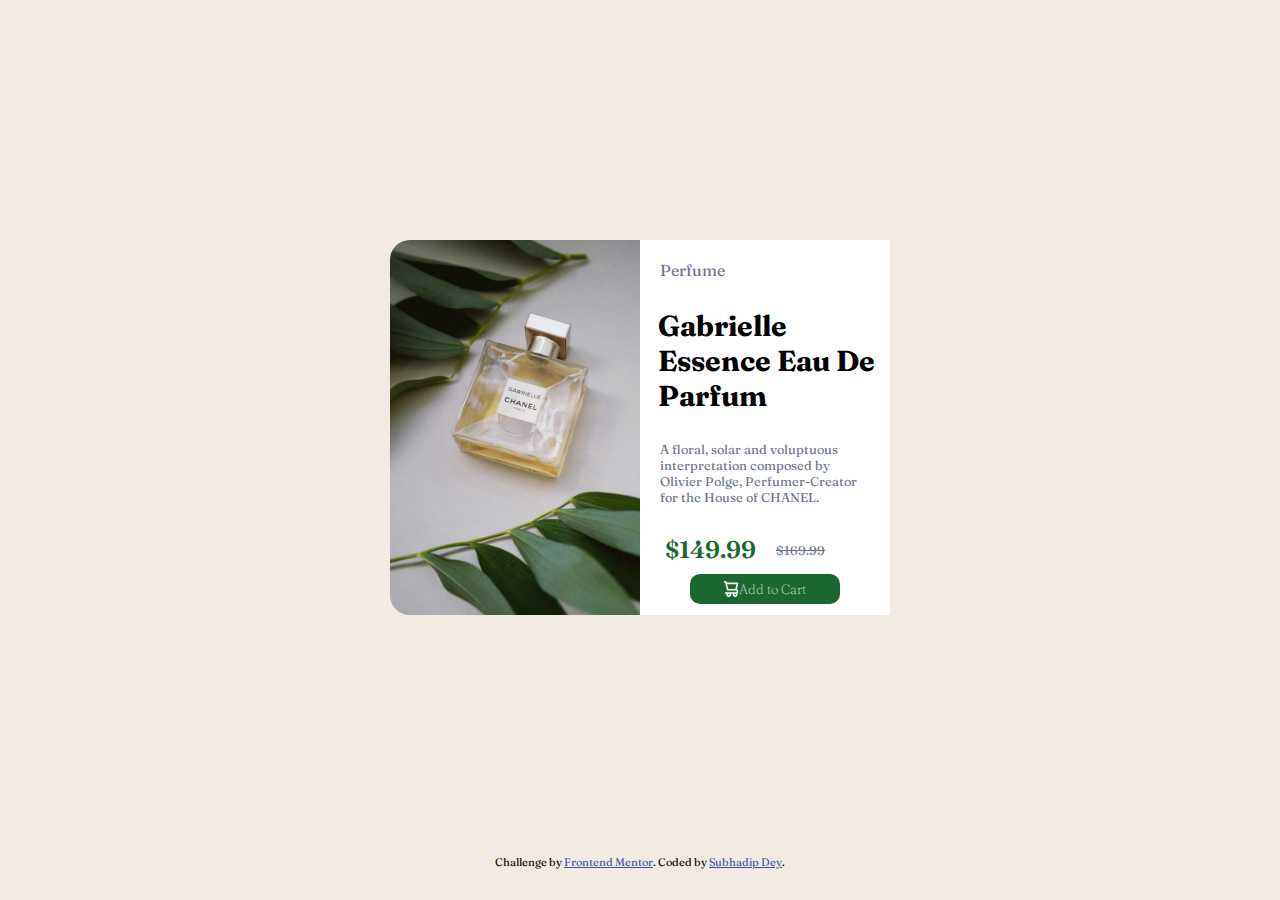
<file: product-preview-card-component-main/index.html>
<!DOCTYPE html>
<html lang="en">
<head>
  <meta charset="UTF-8">
  <meta name="viewport" content="width=device-width, initial-scale=1.0"> <!-- displays site properly based on user's device -->

  <link rel="icon" type="image/png" sizes="32x32" href="/product-preview-card-component-main/images/favicon-32x32.png">
  
  <title>Frontend Mentor | Product preview card component</title>

  <!-- Feel free to remove these styles or customise in your own stylesheet 👍 -->
  <style>
    .attribution { font-size: 11px; text-align: center; }
    .attribution a { color: hsl(228, 45%, 44%); }
  </style>
  <link rel="stylesheet" href="styles.css">
</head>
<body>

<div class="container">
  <div class="product">
    <div class="first-box">
      <img src="/product-preview-card-component-main/images/image-product-desktop.jpg" alt="product-img">
    </div>
    <div class="second-box">
      <p class="perfume">Perfume</p>

      <p class="french-line">Gabrielle Essence Eau De Parfum</p>
    
      <p class="paragraph">A floral, solar and voluptuous interpretation composed by Olivier Polge, 
      Perfumer-Creator for the House of CHANEL.</p>
      <div class="price">
        <p class="discount">$149.99</p>
        <p class="real-price">$169.99</p>
      </div>
      <div class="btn">
        <button class="button"> <svg width="15" height="16" xmlns="http://www.w3.org/2000/svg"><path d="M14.383 10.388a2.397 2.397 0 0 0-1.518-2.222l1.494-5.593a.8.8 0 0 0-.144-.695.8.8 0 0 0-.631-.28H2.637L2.373.591A.8.8 0 0 0 1.598 0H0v1.598h.983l1.982 7.4a.8.8 0 0 0 .799.59h8.222a.8.8 0 0 1 0 1.599H1.598a.8.8 0 1 0 0 1.598h.943a2.397 2.397 0 1 0 4.507 0h1.885a2.397 2.397 0 1 0 4.331-.376 2.397 2.397 0 0 0 1.12-2.021ZM11.26 7.99H4.395L3.068 3.196h9.477L11.26 7.991Zm-6.465 6.392a.8.8 0 1 1 0-1.598.8.8 0 0 1 0 1.598Zm6.393 0a.8.8 0 1 1 0-1.598.8.8 0 0 1 0 1.598Z" fill="#FFF"/></svg> Add to Cart</button>
      </div>
    </div>
  </div>
</div>

  <div class="attribution">
    Challenge by <a href="https://www.frontendmentor.io?ref=challenge" target="_blank">Frontend Mentor</a>. 
    Coded by <a href="https://www.linkedin.com/in/subhadipdey57/">Subhadip Dey</a>.
  </div>
</body>
</html>
</file>
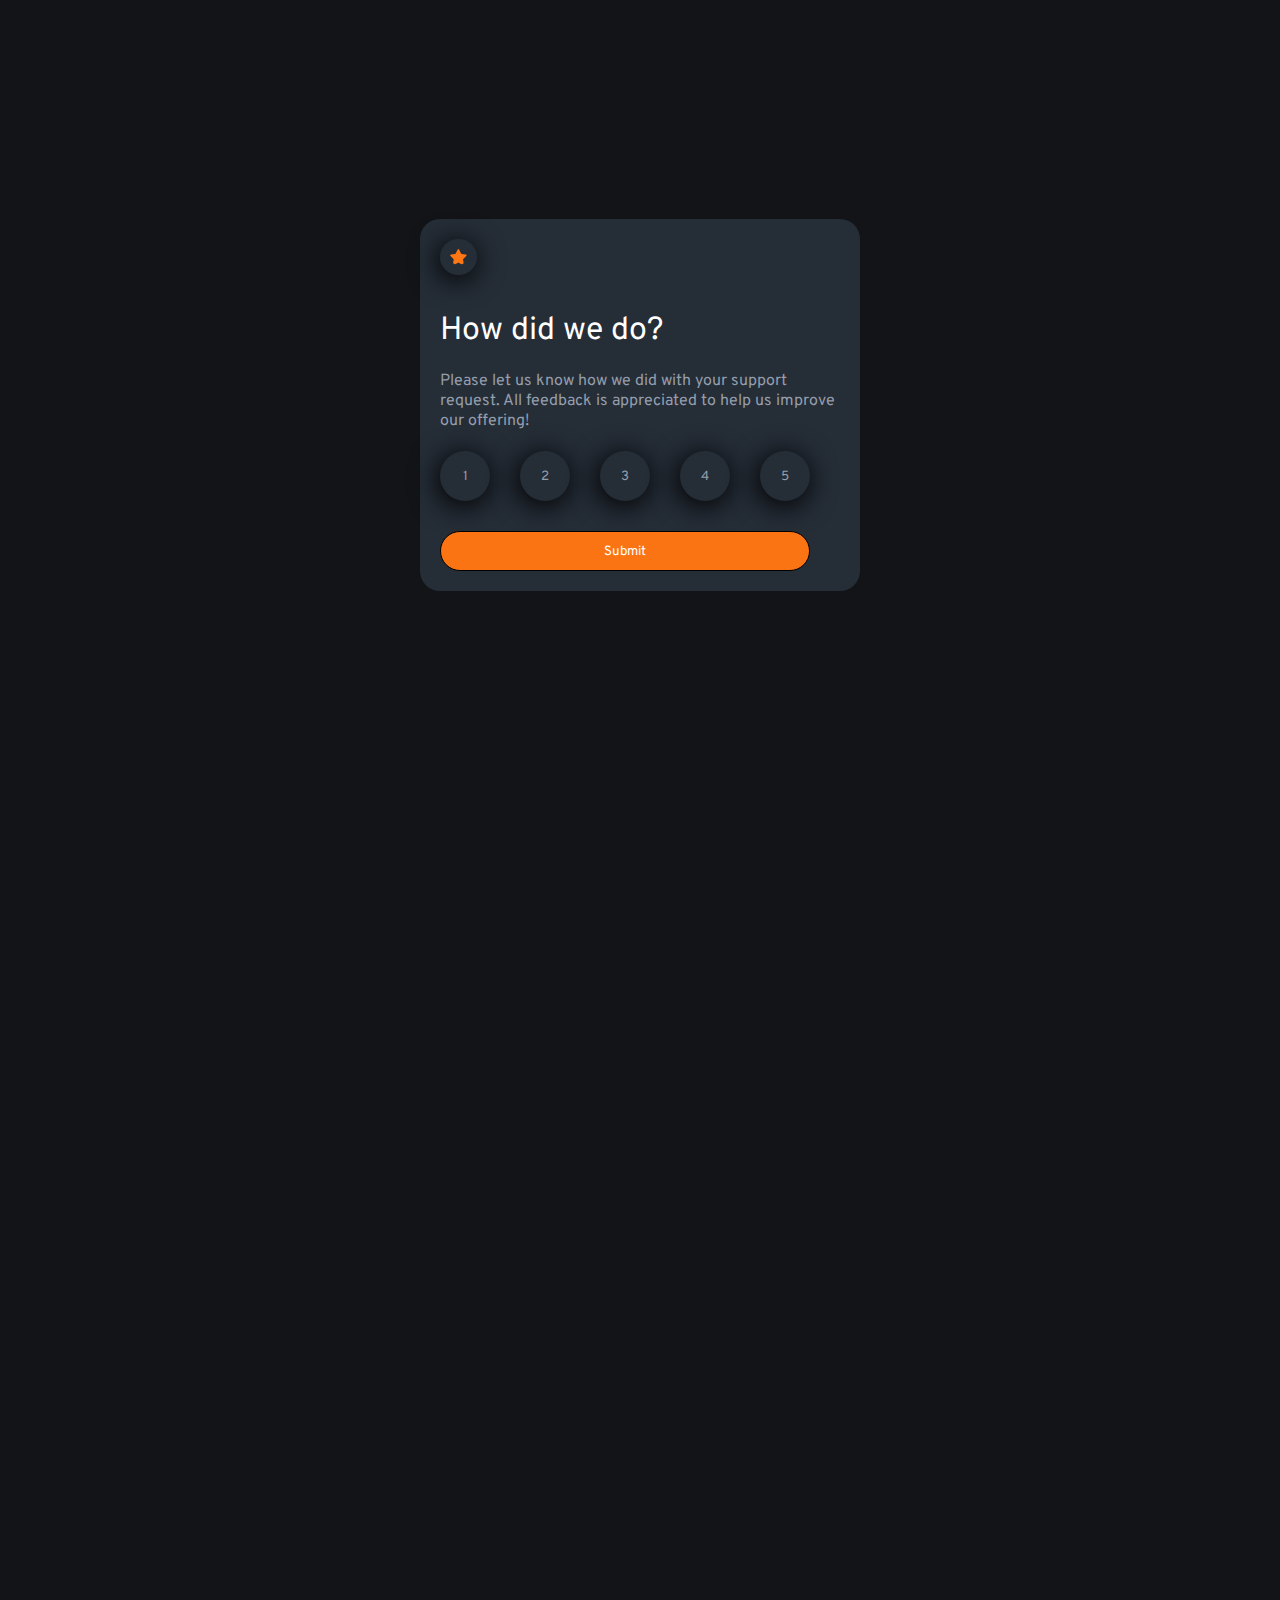
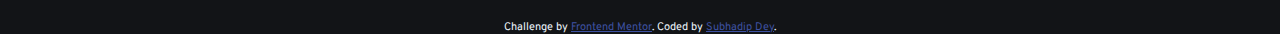
<file: Newbie/interactive-rating-component-main/index.html>
<!DOCTYPE html>
<html lang="en">
<head>
  <meta charset="UTF-8">
  <meta name="viewport" content="width=device-width, initial-scale=1.0"> <!-- displays site properly based on user's device -->

  <link rel="icon" type="image/png" sizes="32x32" href="images/favicon-32x32.png">
  <link rel="stylesheet" href="styles.css">
  <title>Frontend Mentor | Interactive rating component</title>

  <!-- Feel free to remove these styles or customise in your own stylesheet 👍 -->
  <style>
    .attribution { font-size: 11px; text-align: center; color: aliceblue; }
    .attribution a { color: hsl(228, 45%, 44%); }
  </style>
</head>
<body>

  <!-- Rating state start -->
  <div class="container">
    <div class="rating">
      <div class="icon">
        <img src="images/icon-star.svg" alt="star">
      </div>
      <p class="heading">How did we do?</p>
      <p class="feedback">Please let us know how we did with your support request. All feedback is appreciated 
        to help us improve our offering!</p>
      <div class="btn">
        <button id="btn">1</button>
        <button id="btn">2</button>
        <button id="btn">3</button>
        <button id="btn">4</button>
        <button id="btn">5</button>
      </div>
      <button class="button">Submit</button>
    </div>
  </div>
  <!-- Rating state end -->

  <!-- Thank you state start -->
  <div class="wrapper">
    <div class="thank-you hidden">
    <img src="images/illustration-thank-you.svg" alt="Thank you">
    <p class="selected">You selected <span id="selectedStar">1</span> out of 5</p>
    

    <p class="thanks">Thank you!</p>

    <p class="paragraph">We appreciate you taking the time to give a rating. If you ever need more support, 
      don’t hesitate to get in touch!</p>
    
      <button class="button" id="rate-again">Rate Again</button>
  </div>
</div>
  <!-- Thank you state end -->

  
  <div class="attribution">
    Challenge by <a href="https://www.frontendmentor.io?ref=challenge" target="_blank">Frontend Mentor</a>. 
    Coded by <a href="#">Subhadip Dey</a>.
  </div>

  <script src="script.js"></script>
</body>
</html>
</file>
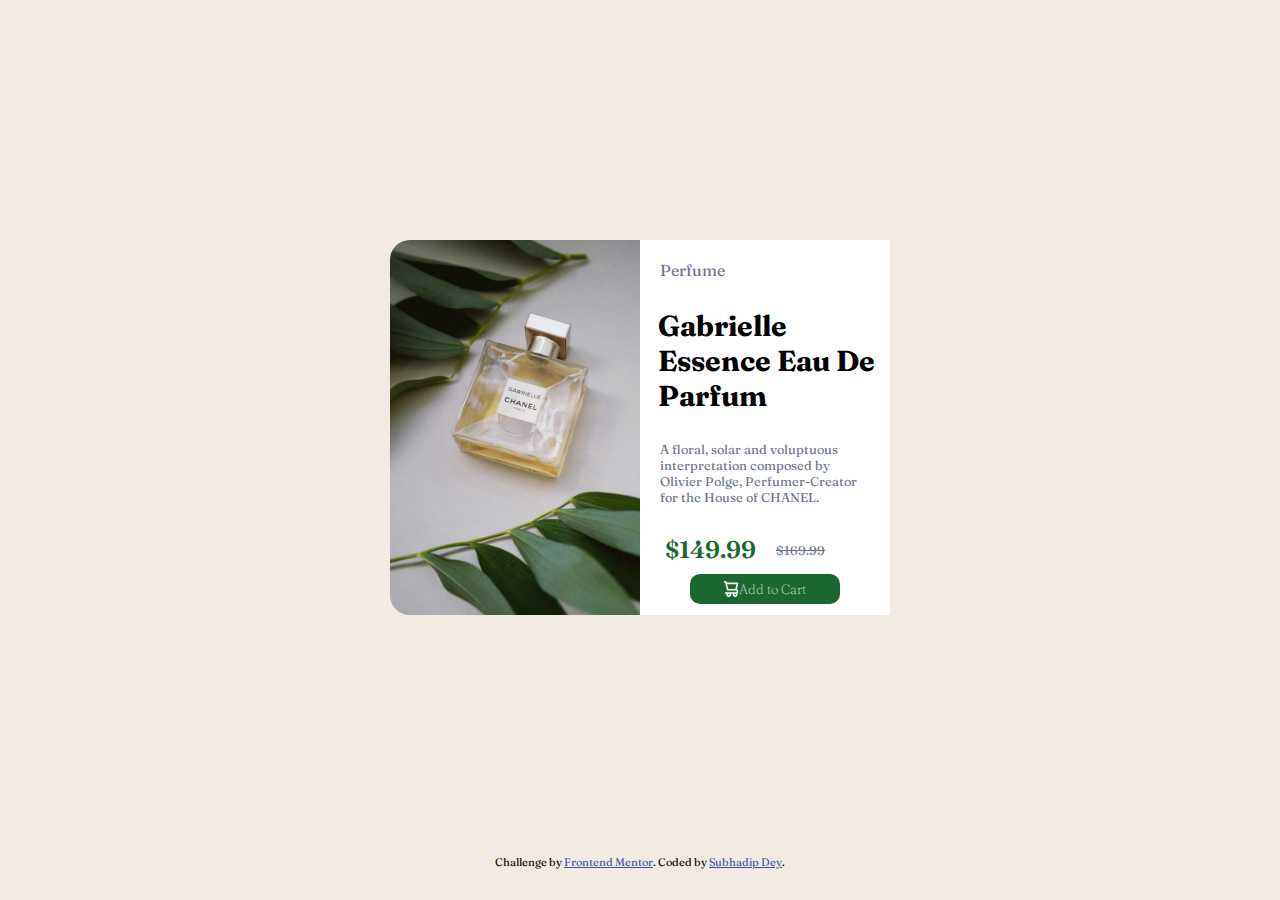
<file: Newbie/product-preview-card-component-main/index.html>
<!DOCTYPE html>
<html lang="en">
<head>
  <meta charset="UTF-8">
  <meta name="viewport" content="width=device-width, initial-scale=1.0"> <!-- displays site properly based on user's device -->

  <link rel="icon" type="image/png" sizes="32x32" href="images/favicon-32x32.png">
  
  <title>Frontend Mentor | Product preview card component</title>

  <!-- Feel free to remove these styles or customise in your own stylesheet 👍 -->
  <style>
    .attribution { font-size: 11px; text-align: center; }
    .attribution a { color: hsl(228, 45%, 44%); }
  </style>
  <link rel="stylesheet" href="styles.css">
</head>
<body>

<div class="container">
  <div class="product">
    <div class="first-box">
      <img src="images/image-product-desktop.jpg" alt="product-img">
    </div>
    <div class="second-box">
      <p class="perfume">Perfume</p>

      <p class="french-line">Gabrielle Essence Eau De Parfum</p>
    
      <p class="paragraph">A floral, solar and voluptuous interpretation composed by Olivier Polge, 
      Perfumer-Creator for the House of CHANEL.</p>
      <div class="price">
        <p class="discount">$149.99</p>
        <p class="real-price">$169.99</p>
      </div>
      <div class="btn">
        <button class="button"> <svg width="15" height="16" xmlns="http://www.w3.org/2000/svg"><path d="M14.383 10.388a2.397 2.397 0 0 0-1.518-2.222l1.494-5.593a.8.8 0 0 0-.144-.695.8.8 0 0 0-.631-.28H2.637L2.373.591A.8.8 0 0 0 1.598 0H0v1.598h.983l1.982 7.4a.8.8 0 0 0 .799.59h8.222a.8.8 0 0 1 0 1.599H1.598a.8.8 0 1 0 0 1.598h.943a2.397 2.397 0 1 0 4.507 0h1.885a2.397 2.397 0 1 0 4.331-.376 2.397 2.397 0 0 0 1.12-2.021ZM11.26 7.99H4.395L3.068 3.196h9.477L11.26 7.991Zm-6.465 6.392a.8.8 0 1 1 0-1.598.8.8 0 0 1 0 1.598Zm6.393 0a.8.8 0 1 1 0-1.598.8.8 0 0 1 0 1.598Z" fill="#FFF"/></svg> Add to Cart</button>
      </div>
    </div>
  </div>
</div>

  <div class="attribution">
    Challenge by <a href="https://www.frontendmentor.io?ref=challenge" target="_blank">Frontend Mentor</a>. 
    Coded by <a href="https://www.linkedin.com/in/subhadipdey57/">Subhadip Dey</a>.
  </div>
</body>
</html>
</file>
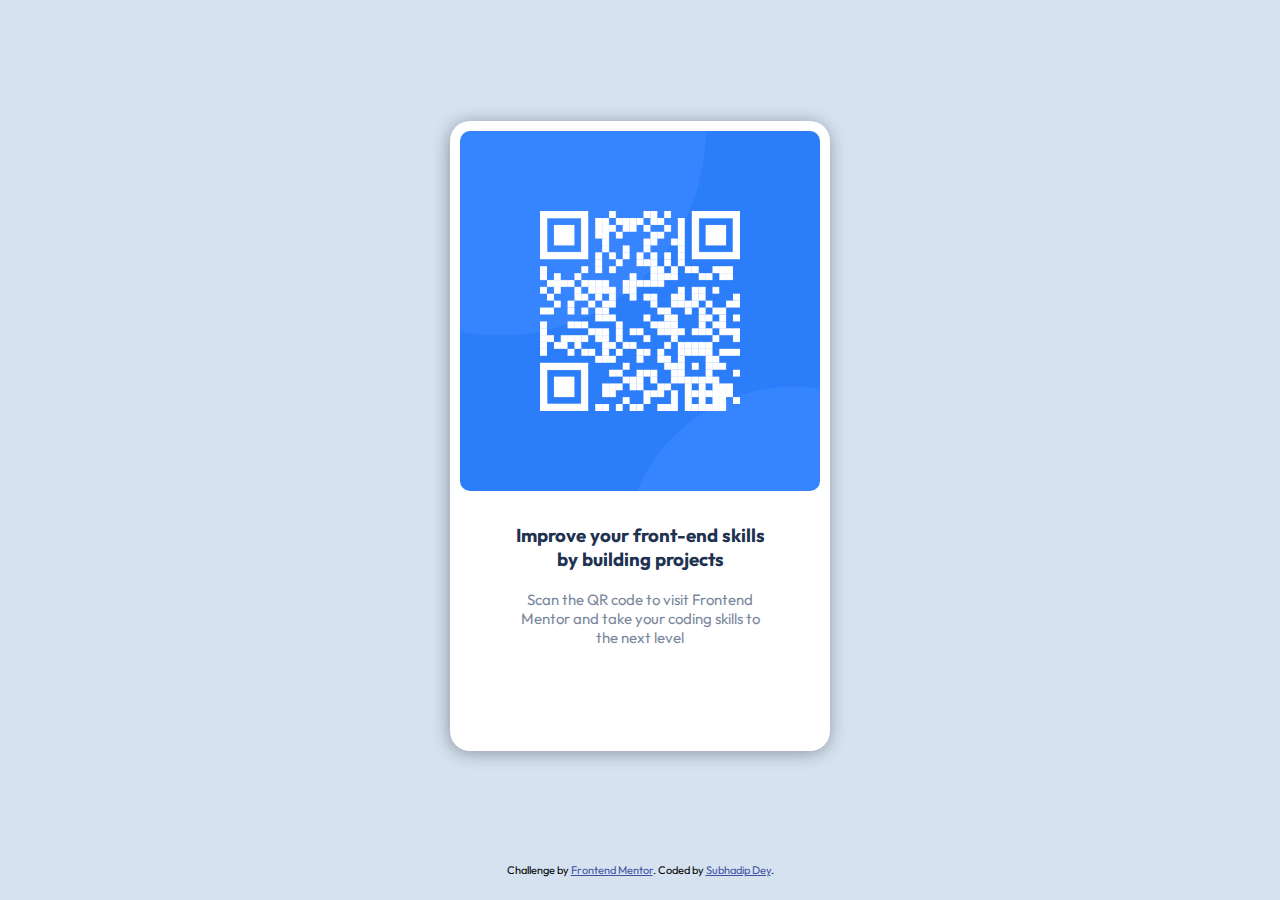
<file: Newbie/qr-code-component-main/index.html>
<!DOCTYPE html>
<html lang="en">
<head>
  <meta charset="UTF-8">
  <meta name="viewport" content="width=device-width, initial-scale=1.0"> <!-- displays site properly based on user's device -->

  <link rel="icon" type="image/png" sizes="32x32" href="./images/favicon-32x32.png">
  
  <title>Frontend Mentor | QR code component</title>

  <link rel="stylesheet" href="styles.css">
  <!-- Feel free to remove these styles or customise in your own stylesheet 👍 -->
  <style>
    .attribution { font-size: 11px; text-align: center; }
    .attribution a { color: hsl(228, 45%, 44%); }
  </style>
</head>
<body>

  <!-- Improve your front-end skills by building projects -->
<div class="container">
  <div class="qr-code">
    <img src="images/image-qr-code.png" alt="qr-code">
    <h3>Improve your front-end skills<br>by building projects</h3>
    <p>Scan the QR code to visit Frontend <br> Mentor and take your coding skills to <br> the next level</p>
  </div>
</div>


  <!-- Scan the QR code to visit Frontend Mentor and take your coding skills to the next level -->
  
  <div class="attribution">
    Challenge by <a href="https://www.frontendmentor.io?ref=challenge" target="_blank">Frontend Mentor</a>. 
    Coded by <a href="https://www.linkedin.com/in/subhadipdey57/">Subhadip Dey</a>.
  </div>
</body>
</html>
</file>
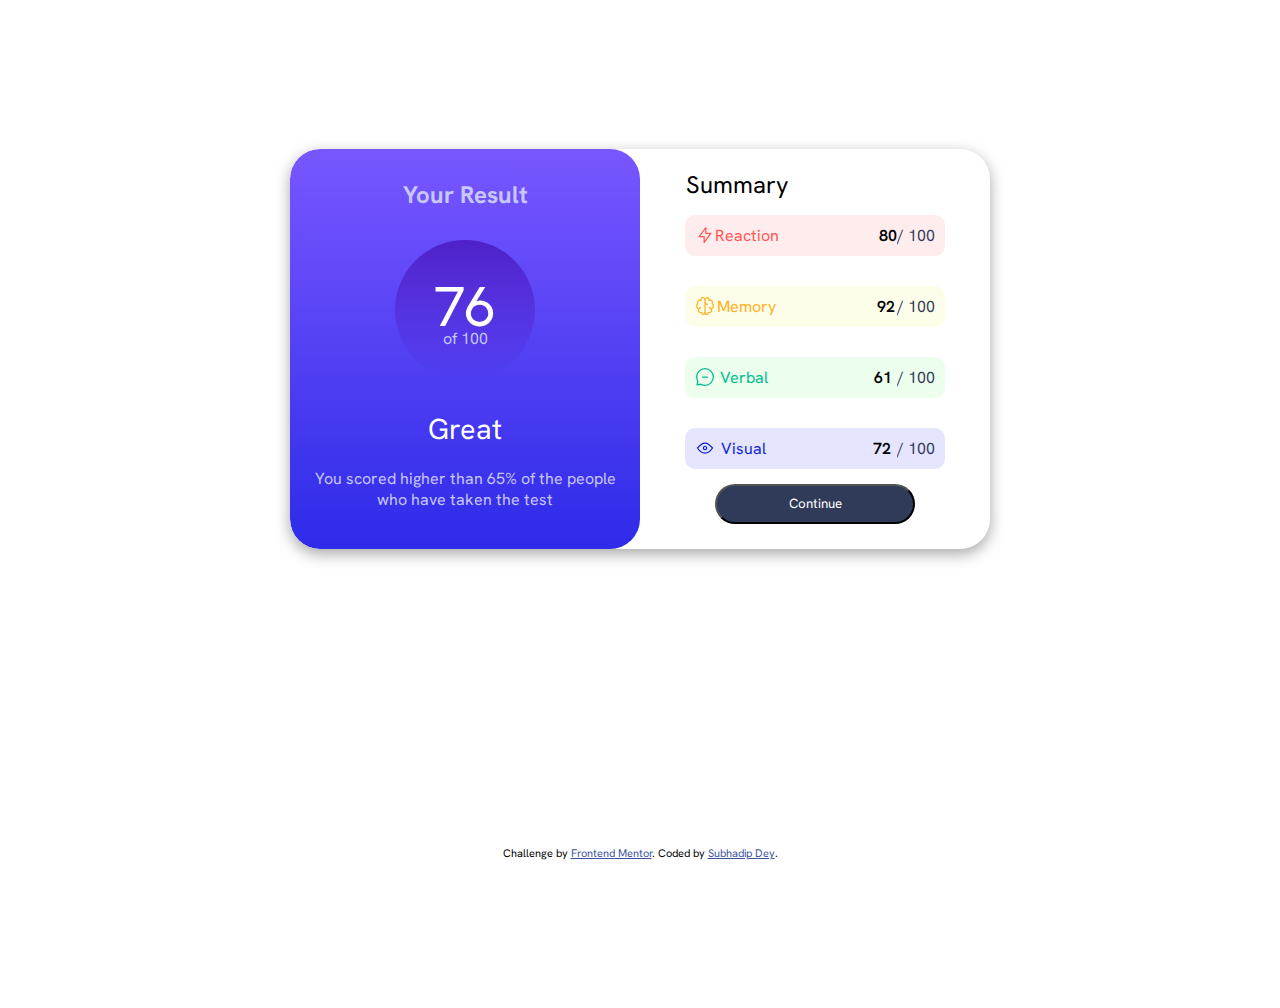
<file: Newbie/results-summary-component-main/index.html>
<!DOCTYPE html>
<html lang="en">
<head>
  <meta charset="UTF-8">
  <meta name="viewport" content="width=device-width, initial-scale=1.0"> <!-- displays site properly based on user's device -->

  <link rel="icon" type="image/png" sizes="32x32" href="./assets/images/favicon-32x32.png">
  
  <title>Frontend Mentor | Results summary component</title>
  <link rel="stylesheet" href="styles.css">
  <link rel="stylesheet" href="https://cdnjs.cloudflare.com/ajax/libs/font-awesome/6.4.2/css/all.min.css" integrity="sha512-z3gLpd7yknf1YoNbCzqRKc4qyor8gaKU1qmn+CShxbuBusANI9QpRohGBreCFkKxLhei6S9CQXFEbbKuqLg0DA==" crossorigin="anonymous" referrerpolicy="no-referrer" />
  <!-- Feel free to remove these styles or customise in your own stylesheet 👍 -->
  <style>
    .attribution { font-size: 11px; text-align: center; }
    .attribution a { color: hsl(228, 45%, 44%); }
  </style>

</head>
<body>
  
  <div class="main-box">
    <div class="first-box">
      <div class="result-heading">Your Result</div>
      <div class="circle">
        <p>76</p>
        <span>of 100</span>
      </div>
      <div class="great">Great</div>
      <div class="paragraph"><p>You scored higher than 65% of the people who have taken the test</p></div>
    </div>
    <div class="second-box">
      <div class="summary-heading">
        Summary
      </div>
      <div class="reaction">
        <svg xmlns="http://www.w3.org/2000/svg" width="20" height="20" fill="none" viewBox="0 0 20 20"><path stroke="#F55" stroke-linecap="round" stroke-linejoin="round" stroke-width="1.25" d="M10.833 8.333V2.5l-6.666 9.167h5V17.5l6.666-9.167h-5Z"/></svg>
        Reaction
        <p>80</p> <span>/ 100</span>
      </div>

      <div class="memory">
        <svg xmlns="http://www.w3.org/2000/svg" width="20" height="20" fill="none" viewBox="0 0 20 20"><path stroke="#FFB21E" stroke-linecap="round" stroke-linejoin="round" stroke-width="1.25" d="M5.833 11.667a2.5 2.5 0 1 0 .834 4.858"/><path stroke="#FFB21E" stroke-linecap="round" stroke-linejoin="round" stroke-width="1.25" d="M3.553 13.004a3.333 3.333 0 0 1-.728-5.53m.025-.067a2.083 2.083 0 0 1 2.983-2.824m.199.054A2.083 2.083 0 1 1 10 3.75v12.917a1.667 1.667 0 0 1-3.333 0M10 5.833a2.5 2.5 0 0 0 2.5 2.5m1.667 3.334a2.5 2.5 0 1 1-.834 4.858"/><path stroke="#FFB21E" stroke-linecap="round" stroke-linejoin="round" stroke-width="1.25" d="M16.447 13.004a3.334 3.334 0 0 0 .728-5.53m-.025-.067a2.083 2.083 0 0 0-2.983-2.824M10 3.75a2.085 2.085 0 0 1 2.538-2.033 2.084 2.084 0 0 1 1.43 2.92m-.635 12.03a1.667 1.667 0 0 1-3.333 0"/></svg>
        Memory
        <p>92</p> <span>/ 100</span>
      </div>

      <div class="verbal">
        <svg xmlns="http://www.w3.org/2000/svg" width="20" height="20" fill="none" viewBox="0 0 20 20"><path stroke="#00BB8F" stroke-linecap="round" stroke-linejoin="round" stroke-width="1.25" d="M7.5 10h5M10 18.333A8.333 8.333 0 1 0 1.667 10c0 1.518.406 2.942 1.115 4.167l-.699 3.75 3.75-.699A8.295 8.295 0 0 0 10 18.333Z"/></svg>
        Verbal
        <p>61</p> <span>/ 100</span>
      </div>

      <div class="visual">
        <svg xmlns="http://www.w3.org/2000/svg" width="20" height="20" fill="none" viewBox="0 0 20 20"><path stroke="#1125D6" stroke-linecap="round" stroke-linejoin="round" stroke-width="1.25" d="M10 11.667a1.667 1.667 0 1 0 0-3.334 1.667 1.667 0 0 0 0 3.334Z"/><path stroke="#1125D6" stroke-linecap="round" stroke-linejoin="round" stroke-width="1.25" d="M17.5 10c-1.574 2.492-4.402 5-7.5 5s-5.926-2.508-7.5-5C4.416 7.632 6.66 5 10 5s5.584 2.632 7.5 5Z"/></svg>
        Visual
        <p>72</p> <span>/ 100</span>
      </div>

      <button class="button">Continue</button>
    </div>
  </div>

  <div class="attribution">
    Challenge by <a href="https://www.frontendmentor.io?ref=challenge" target="_blank">Frontend Mentor</a>. 
    Coded by <a href="https://www.linkedin.com/in/subhadipdey57/">Subhadip Dey</a>.
  </div>
</body>
</html>
</file>
<file: product-preview-card-component-main/styles.css>
@import url('https://fonts.googleapis.com/css2?family=Fraunces:opsz@9..144&family=Montserrat&family=Nunito+Sans:opsz,wght@6..12,300&family=Poppins&display=swap');
@import url('https://fonts.googleapis.com/css2?family=Fraunces:opsz@9..144&family=Nunito+Sans:opsz,wght@6..12,300&family=Poppins&display=swap');
*{
    /* font-family: 'Montserrat'; */
    font-family: 'Fraunces';
    margin: 0;
    padding: 0;
}
body{
    background: hsl(30, 38%, 92%);
    overflow: hidden;
}
.container{
    width: 100%;
    height: 95vh;
    display: flex;
    align-items: center;
    justify-content: center;
}
.product{

    max-width: 500px;
    width: 100%;
    max-height: 375px;
    height: 100%;
    display: flex;
    border-radius: 20px;
}
.first-box{
    width: 50%;
}
.first-box img{
    border-top-left-radius: 20px;
    border-bottom-left-radius: 20px;
    width: 100%;
    display: block;
}
.second-box{
    background: hsl(0, 0%, 100%);
    width: 50%;
    display: flex;
    flex-direction: column;
}
.perfume{
    padding: 20px;
    color: hsl(228, 12%, 48%);
}
.french-line{
    font-size: 1.8rem;
    font-family: 'Fraunces', serif;
    padding: 8px;
    margin-left: 10px;
    font-weight: 700;
}
.paragraph{
    padding: 20px;
    font-size: .8rem;
    color: hsl(228, 12%, 48%);
}
.price{
    display: flex;
    align-items: center;
    margin-left: 15px;
    padding: 10px;
}
.price p{
    margin-right: 20px;
}
.discount{
    font-family: 'Fraunces', serif;
    font-size: 1.5rem;
    font-weight: 600;
    color: rgb(28, 102, 47);
}
.real-price{
    text-decoration: line-through;
    font-size: .8rem;
    color: hsl(228, 12%, 48%);
}
.btn{
    display: flex;
    justify-content: center;
}
.button{
    display: flex;
    align-items: center;
    justify-content: center;
    font-weight: 100;
    max-width: 150px;
    width: 100%;
    height: 30px;
    border-radius: 10px;
    border: none;
    color: white;
    background-color:rgb(28, 102, 47) ;
}
.button:hover{
    background: linear-gradient(90deg,rgb(28, 102, 47),hsl(30, 38%, 92%));
}

@media (max-width:500px){
    .container{
        width: 100%;
        height: 95vh;
    }
    .product{
        width: 100%;
        height: 100%;
        display: flex;
        flex-direction: column;
        align-items: center;
        justify-content: center;
    }
    .first-box{
        max-width: 380px;
        width: 100%;
    }
    .first-box img{
        border-radius: 20px 20px 0 0;
    }
    .second-box{
        max-width: 380px;
        width: 100%;
        max-height: 450px;
        height: fit-content;
        border-radius: 0 0 20px 20px;
        padding-bottom: 100px;
    }
    .perfume{
        font-size: 1.2em;
    }
    .french-line{
        font-size: 2.5em;
    }
    .paragraph{
        font-size: 1.2em;
    }
    .discount{
        font-size: 2.5em;
    }
    .button{
        max-width: 200px;
        width: 100%;
        height: 50px;
        font-size: 1.2em;
    }
    .button svg{
        padding-right:10px ;
    }
}
</file>
<file: Newbie/interactive-rating-component-main/styles.css>
@import url('https://fonts.googleapis.com/css2?family=Fraunces:opsz@9..144&family=Montserrat&family=Nunito+Sans:opsz,wght@6..12,300&family=Overpass&family=Poppins&display=swap');
*{
    font-family: 'Overpass', sans-serif;
    margin: 0;
    padding: 0;
}
body{
    background: hsl(216, 12%, 8%);
}
.container{
    width: 100%;
    height: 90vh;
    display: flex;
    align-items: center;
    justify-content: center;
}
.rating{
    color: hsl(0, 0%, 100%);
    background: hsl(213, 19%, 18%);
    max-width: 400px;
    width: 100%;
    padding: 20px;
    border-radius: 20px;
}
.icon img{
    box-shadow: -2px 4px 28px 1px rgba(0,0,0,1);
    border-radius:50%;
    padding: 10px;
    margin-bottom: 30px;
    border: none;
}
.heading{
    margin-bottom: 20px;
    font-size: 2rem;
}
.feedback{
    color: hsl(217, 12%, 63%);
}
#btn{
    box-shadow: -2px 4px 28px 1px rgba(0,0,0,1);
    background: hsl(213, 19%, 18%);
    color: hsl(217, 12%, 63%);
    width: 50px;
    margin-right: 26px;
    margin-top: 20px;
    margin-bottom: 20px;
    height: 50px;
    border: none;
    border-radius:50%;
}
#btn:hover{
    background: linear-gradient(hsl(25, 97%, 53%),hsl(216, 12%, 8%));
}
#btn:focus{
    background: linear-gradient(hsl(25, 97%, 53%),hsl(216, 12%, 8%));
}
.button{
    color: white;
    max-width: 370px;
    width: 100%;
    background: hsl(25, 97%, 53%);
    height: 40px;
    margin-top: 10px;
    border: 1px solid black;
    border-radius:20px;
    font-weight: 400;
}
.button:hover{
    background: linear-gradient(hsl(25, 97%, 53%),hsl(216, 12%, 8%));
}
.wrapper{
    width: 100%;
    height: 90vh;
    display: flex;
    align-items: center;
    justify-content: center;
}
.thank-you{
    max-width: 400px;
    width: 100%;
    background: hsl(213, 19%, 18%);
    text-align: center;
    color: white;
    padding: 30px;
    border-radius: 20px;
}
.hidden{
    display: none;
}
.selected{
    box-shadow: -2px 4px 28px 1px rgba(0,0,0,1);
    background: hsl(213, 19%, 18%);
    color: hsl(25, 97%, 53%);
    padding: 10px;
    margin: 10px;
    border-radius: 20px;
}
.thanks{
    font-size:1.8rem ;
    margin: 10px;
}
.paragraph{
    color: hsl(217, 12%, 63%);
    font-size:.8rem ;
    margin: 10px;
}
#rate-again{
    max-width: 150px;
    width: 100%;
}
</file>
<file: Newbie/product-preview-card-component-main/styles.css>
@import url('https://fonts.googleapis.com/css2?family=Fraunces:opsz@9..144&family=Montserrat&family=Nunito+Sans:opsz,wght@6..12,300&family=Poppins&display=swap');
@import url('https://fonts.googleapis.com/css2?family=Fraunces:opsz@9..144&family=Nunito+Sans:opsz,wght@6..12,300&family=Poppins&display=swap');
*{
    /* font-family: 'Montserrat'; */
    font-family: 'Fraunces';
    margin: 0;
    padding: 0;
}
body{
    background: hsl(30, 38%, 92%);
    overflow: hidden;
}
.container{
    width: 100%;
    height: 95vh;
    display: flex;
    align-items: center;
    justify-content: center;
}
.product{

    max-width: 500px;
    width: 100%;
    max-height: 375px;
    height: 100%;
    display: flex;
    border-radius: 20px;
}
.first-box{
    width: 50%;
}
.first-box img{
    border-top-left-radius: 20px;
    border-bottom-left-radius: 20px;
    width: 100%;
    display: block;
}
.second-box{
    background: hsl(0, 0%, 100%);
    width: 50%;
    display: flex;
    flex-direction: column;
}
.perfume{
    padding: 20px;
    color: hsl(228, 12%, 48%);
}
.french-line{
    font-size: 1.8rem;
    font-family: 'Fraunces', serif;
    padding: 8px;
    margin-left: 10px;
    font-weight: 700;
}
.paragraph{
    padding: 20px;
    font-size: .8rem;
    color: hsl(228, 12%, 48%);
}
.price{
    display: flex;
    align-items: center;
    margin-left: 15px;
    padding: 10px;
}
.price p{
    margin-right: 20px;
}
.discount{
    font-family: 'Fraunces', serif;
    font-size: 1.5rem;
    font-weight: 600;
    color: rgb(28, 102, 47);
}
.real-price{
    text-decoration: line-through;
    font-size: .8rem;
    color: hsl(228, 12%, 48%);
}
.btn{
    display: flex;
    justify-content: center;
}
.button{
    display: flex;
    align-items: center;
    justify-content: center;
    font-weight: 100;
    max-width: 150px;
    width: 100%;
    height: 30px;
    border-radius: 10px;
    border: none;
    color: white;
    background-color:rgb(28, 102, 47) ;
}
.button:hover{
    background: linear-gradient(90deg,rgb(28, 102, 47),hsl(30, 38%, 92%));
}

@media (max-width:500px){
    .container{
        width: 100%;
        height: 95vh;
    }
    .product{
        width: 100%;
        height: 100%;
        display: flex;
        flex-direction: column;
        align-items: center;
        justify-content: center;
    }
    .first-box{
        max-width: 380px;
        width: 100%;
    }
    .first-box img{
        border-radius: 20px 20px 0 0;
    }
    .second-box{
        max-width: 380px;
        width: 100%;
        max-height: 450px;
        height: fit-content;
        border-radius: 0 0 20px 20px;
        padding-bottom: 100px;
    }
    .perfume{
        font-size: 1.2em;
    }
    .french-line{
        font-size: 2.5em;
    }
    .paragraph{
        font-size: 1.2em;
    }
    .discount{
        font-size: 2.5em;
    }
    .button{
        max-width: 200px;
        width: 100%;
        height: 50px;
        font-size: 1.2em;
    }
    .button svg{
        padding-right:10px ;
    }
}
</file>
<file: Newbie/qr-code-component-main/styles.css>
@import url('https://fonts.googleapis.com/css2?family=Outfit&display=swap');

body{
    background: hsl(212, 45%, 89%);
    font-family: 'Outfit', sans-serif;
}
.container{
    width: 100%;
    height: 95vh;
    display: flex;
    align-items: center;
    justify-content: center;
}
.qr-code{
    height: 70vh;
    border-radius: 20px;
    background: hsl(0, 0%, 100%);
    box-shadow: -1px 2px 18px -1px rgba(0,0,0,0.38);
}
.qr-code img{
    width: 40vh;
    height: 40vh;
    border-radius: 10px;
    margin: 10px;
}
.qr-code h3{
    color: hsl(218, 44%, 22%);
    text-align: center;
}
.qr-code p{
    color: hsl(220, 15%, 55%);
    text-align: center;
    font-size: 15px;
}
</file>
<file: Newbie/results-summary-component-main/styles.css>
@import url('https://fonts.googleapis.com/css2?family=Hanken+Grotesk:wght@100;200;300;400;500;600;700&display=swap');
*{
    padding: 0;
    margin: 0;
    box-sizing: border-box;
    font-family: 'Hanken Grotesk', sans-serif;
    overflow: hidden;
}
body{
    display: grid;
    place-items: center;
    margin: auto;
    height: 112vh;
}
.main-box{
    max-width: 700px;
    width: 100%;
    background-color: #fff;
    display: flex;
    box-shadow: rgba(0, 0, 0, 0.35) 0px 5px 15px;
    border-radius: 30px;
}
.first-box{
    padding-top: 20px;
    max-width: 400px;
    width: 100%;
    height: 400px;
    border-radius:30px;
    display: flex;
    flex-direction: column;
    align-items: center;
    background: linear-gradient(hsl(252, 100%, 67%),hsl(241, 81%, 54%));
}
.result-heading{
    font-size:1.5rem;
    color: hsl(241, 100%, 89%);
    margin: 10px;
    font-weight: 700;
}
.circle{
    margin: 20px;
    border-radius: 50%;
    width: 140px;
    height: 140px;
    display: flex;
    flex-direction: column;
    align-items: center;
    justify-content: center;
    background: linear-gradient(hsla(256, 72%, 46%, 1),hsla(241, 72%, 46%, 0));
}
.circle p{
    font-size: 3.5rem;
    margin-bottom: -15px;
    color: hsl(0, 0%, 100%);
}
.circle span{
    color: hsl(241, 100%, 89%);
}
.great{
    margin: 10px;
    color: hsl(0, 0%, 100%);
    font-size: 1.8rem;
}
.paragraph{
    margin: 10px;
    color: hsl(241, 100%, 89%);  
    text-align: center; 
}
.second-box{
    max-width: 400px;
    width: 100%;
    height: 400px;
    display: flex;
    flex-direction: column;
    align-items: center;
    border-radius: 30px;
}
.summary-heading{
    font-size: 1.5rem;
    margin-top: 20px;
    margin-left: -155px;
}
.reaction{
    max-width: 260px;
    width: 100%;
    display: flex;
    justify-content: space-between;
    background: rgba(254, 83, 83, 0.1);
    color: hsl(0, 100%, 67%);
    margin: 15px;
    padding: 10px;
    border-radius: 10px;
}
.reaction p{
    color: black;
    margin-left: 100px;
    font-weight: 600;
}
.reaction span{
    color:hsl(224, 30%, 27%);
}

.memory{
    max-width: 260px;
    width: 100%;
    display: flex;
    justify-content: space-between;
    background: rgba(239, 245, 39, 0.1);
    color: hsl(39, 100%, 56%);
    margin: 15px;
    padding: 10px;
    border-radius: 10px;
}
.memory p{
    color: black;
    font-weight: 600;
    margin-left: 100px;
}
.memory span{
    color:hsl(224, 30%, 27%);
}

.verbal{
    max-width: 260px;
    width: 100%;
    display: flex;
    justify-content: space-between;
    background: rgba(68, 253, 68, 0.1);
    color: hsl(166, 100%, 37%);
    margin: 15px;
    padding: 10px;
    border-radius: 10px;
}
.verbal p{
    color: black;
    margin-left: 100px;
    font-weight: 600;
}
.verbal span{
    color:hsl(224, 30%, 27%);
}
.visual{
    max-width: 260px;
    width: 100%;
    display: flex;
    justify-content: space-between;
    background: rgba(0, 0, 255, 0.1);
    color: hsl(234, 85%, 45%);
    margin: 15px;
    padding: 10px;
    border-radius: 10px;
}
.visual p{
    color: black;
    margin-left: 100px;
    font-weight: 600;
}
.visual span{
    color:hsl(224, 30%, 27%);
}
.button{
    max-width: 200px;
    width: 100%;
    height: 40px;
    border-radius: 30px;
    background: hsl(224, 30%, 27%);
    color: #fff;
}
.button:hover{
    border: none;
    outline: none;
    background: linear-gradient(hsl(252, 100%, 67%),hsl(241, 81%, 54%));
}
@media (max-width: 520px){
    .main-box{
        max-width: 540px;
        width: 100%;
        height: 100%;
        display: flex;
        flex-direction: column;
        border-radius: 0;
        box-shadow: none;
    }
    .first-box{
        max-width: 520px;
        width: 100%;
        height: 100%;
        border-radius:0 0 30px 30px
    }
    .paragraph{
        text-align: center;
        padding-bottom: 15px;
    }
    .circle{
        width: 160px;
        height: 160px;
    }
    .circle p{
        font-size: 3.5rem;
    }
    .second-box{
        max-width: 520px;
        width: 100%;
        height: 100%;
    }
    .summary-heading{
        text-align: center;
        margin: 0;
        font-weight: 700;
    }
    .reaction{
        max-width: 375px;
        width: 100%;
        margin:auto;
    }

    .memory{
        max-width: 375px;
        width: 100%;
        margin:auto;
    }

    .verbal{
        max-width: 375px;
        width: 100%;
        margin:auto;
    }

    .visual{
        max-width: 375px;
        width: 100%;
        margin:auto;
    }
    button{
        margin: auto;
        margin-bottom: 40px;
    }
}
</file>
